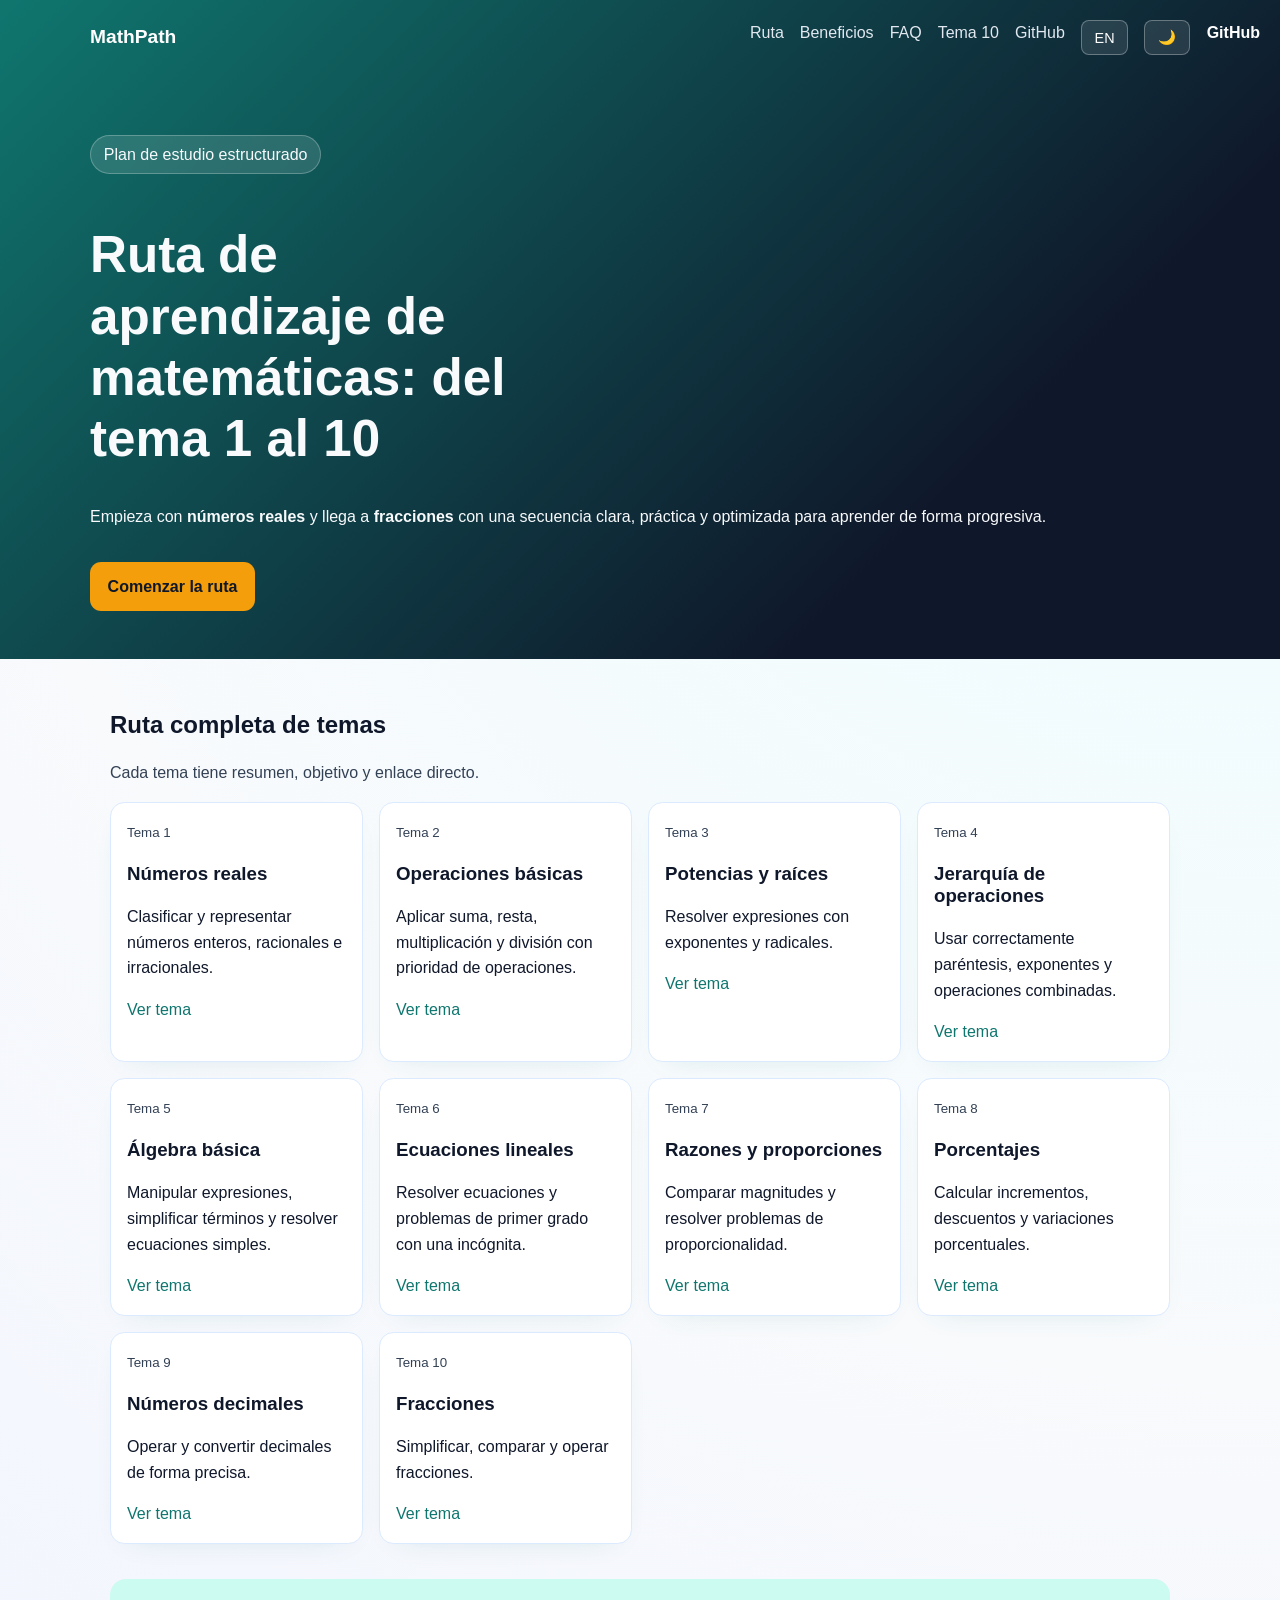
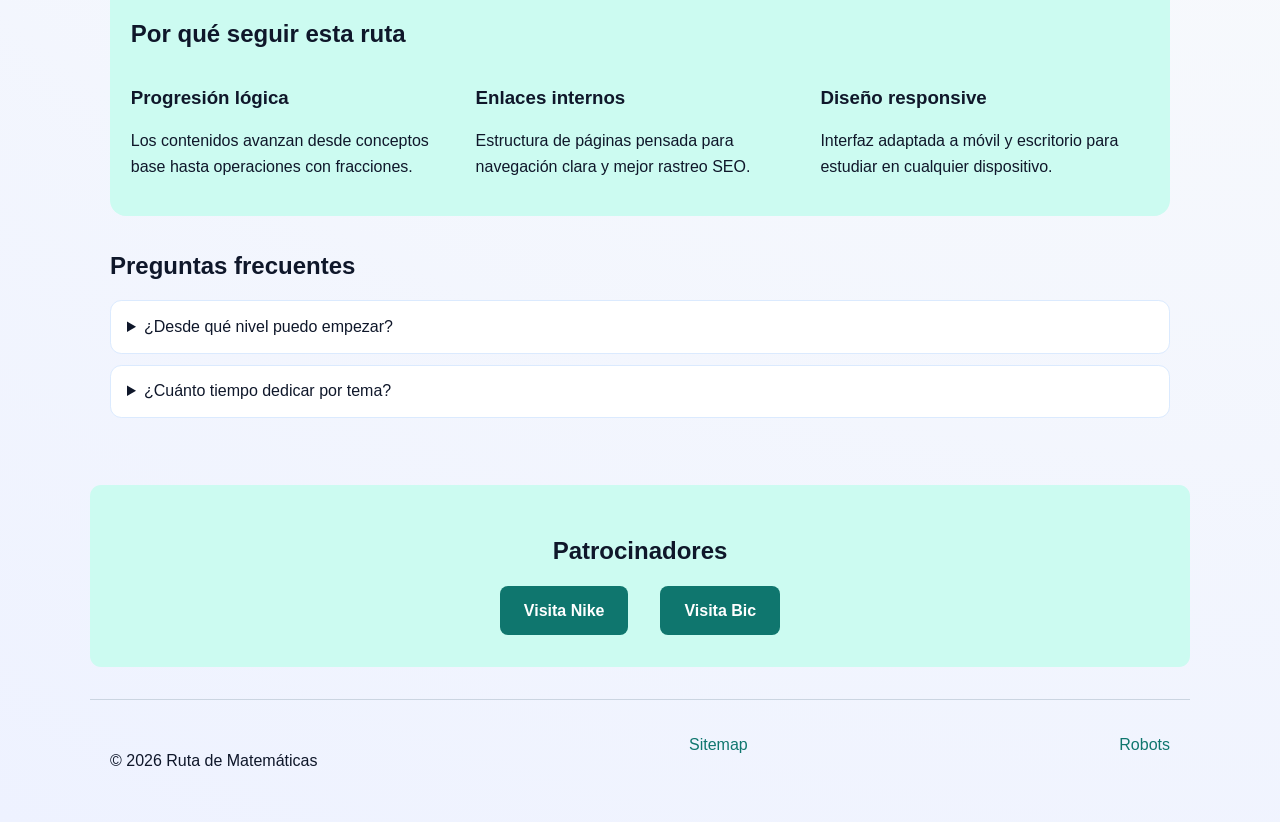
<file: index.html>
<!doctype html>
<html lang="es">
  <head>
    <meta charset="UTF-8" />
    <meta name="viewport" content="width=device-width, initial-scale=1.0" />
    <title>Ruta de Aprendizaje de Matemáticas | Tema 1 al 10</title>
    <meta
      name="description"
      content="Aprende matemáticas paso a paso con una ruta completa de 10 temas: números reales, operaciones, potencias, porcentajes y fracciones."
    />
    <link rel="canonical" href="https://tudominio.com/" />
    <meta name="robots" content="index, follow" />
    <meta property="og:title" content="Ruta de Aprendizaje de Matemáticas" />
    <meta
      property="og:description"
      content="Ruta visual de 10 temas para aprender matemáticas de forma progresiva."
    />
    <meta property="og:type" content="website" />
    <meta property="og:url" content="https://tudominio.com/" />
    <meta
      property="og:image"
      content="https://tudominio.com/preview-matematicas.jpg"
    />
    <meta name="twitter:card" content="summary_large_image" />
    <meta name="theme-color" content="#0f766e" />
    <link rel="stylesheet" href="styles.css" />
    <script type="application/ld+json">
      {
        "@context": "https://schema.org",
        "@type": "Course",
        "name": "Ruta de Aprendizaje de Matemáticas",
        "description": "Curso introductorio de 10 temas para dominar bases matemáticas.",
        "provider": {
          "@type": "Organization",
          "name": "Academia Matemática"
        },
        "hasCourseInstance": {
          "@type": "CourseInstance",
          "courseMode": "online",
          "inLanguage": "es"
        }
      }
    </script>
  </head>
  <body>
    <header class="hero" id="inicio">
      <nav class="top-nav" aria-label="Navegación principal">
        <a href="index.html" class="logo">MathPath</a>
        <div class="nav-links">
          <a href="#ruta" data-es="Ruta" data-en="Path">Ruta</a>
          <a href="#beneficios" data-es="Beneficios" data-en="Benefits"
            >Beneficios</a
          >
          <a href="#faq" data-es="FAQ" data-en="FAQ">FAQ</a>
          <a
            href="temas/tema-10-fracciones.html"
            data-es="Tema 10"
            data-en="Topic 10"
            >Tema 10</a
          >
          <a
            href="https://github.com/Allue-b"
            target="_blank"
            rel="noopener noreferrer"
            data-es="GitHub"
            data-en="GitHub"
            >GitHub</a
          >
          <button id="lang-toggle" class="toggle-btn" data-es="EN" data-en="ES">
            EN
          </button>
          <button id="dark-toggle" class="toggle-btn">🌙</button>
        </div>
      </nav>
      <a
        href="https://github.com/Allue-b"
        target="_blank"
        rel="noopener noreferrer"
        class="github-link"
        >GitHub</a
      >
      <div class="hero-content">
        <p
          class="badge"
          data-es="Plan de estudio estructurado"
          data-en="Structured Study Plan"
        >
          Plan de estudio estructurado
        </p>
        <h1
          data-es="Ruta de aprendizaje de matemáticas: del tema 1 al 10"
          data-en="Mathematics Learning Path: From Topic 1 to 10"
        >
          Ruta de aprendizaje de matemáticas: del tema 1 al 10
        </h1>
        <p
          data-es="Empieza con <strong>números reales</strong> y llega a <strong>fracciones</strong> con una secuencia clara, práctica y optimizada para aprender de forma progresiva."
          data-en="Start with <strong>real numbers</strong> and reach <strong>fractions</strong> with a clear, practical sequence optimized for progressive learning."
        >
          Empieza con <strong>números reales</strong> y llega a
          <strong>fracciones</strong>
          con una secuencia clara, práctica y optimizada para aprender de forma
          progresiva.
        </p>
        <a
          href="#ruta"
          class="cta"
          data-es="Comenzar la ruta"
          data-en="Start the Path"
          >Comenzar la ruta</a
        >
      </div>
    </header>

    <main>
      <section id="ruta" class="section">
        <h2 data-es="Ruta completa de temas" data-en="Complete Topic Path">
          Ruta completa de temas
        </h2>
        <p
          class="section-intro"
          data-es="Cada tema tiene resumen, objetivo y enlace directo."
          data-en="Each topic has a summary, objective, and direct link."
        >
          Cada tema tiene resumen, objetivo y enlace directo.
        </p>
        <div class="timeline" id="timeline"></div>
      </section>

      <section id="beneficios" class="section section-alt">
        <h2 data-es="Por qué seguir esta ruta" data-en="Why Follow This Path">
          Por qué seguir esta ruta
        </h2>
        <div class="grid-benefits">
          <article>
            <h3 data-es="Progresión lógica" data-en="Logical Progression">
              Progresión lógica
            </h3>
            <p
              data-es="Los contenidos avanzan desde conceptos base hasta operaciones con fracciones."
              data-en="Content progresses from basic concepts to fraction operations."
            >
              Los contenidos avanzan desde conceptos base hasta operaciones con
              fracciones.
            </p>
          </article>
          <article>
            <h3 data-es="Enlaces internos" data-en="Internal Links">
              Enlaces internos
            </h3>
            <p
              data-es="Estructura de páginas pensada para navegación clara y mejor rastreo SEO."
              data-en="Page structure designed for clear navigation and better SEO tracking."
            >
              Estructura de páginas pensada para navegación clara y mejor
              rastreo SEO.
            </p>
          </article>
          <article>
            <h3 data-es="Diseño responsive" data-en="Responsive Design">
              Diseño responsive
            </h3>
            <p
              data-es="Interfaz adaptada a móvil y escritorio para estudiar en cualquier dispositivo."
              data-en="Interface adapted for mobile and desktop to study on any device."
            >
              Interfaz adaptada a móvil y escritorio para estudiar en cualquier
              dispositivo.
            </p>
          </article>
        </div>
      </section>

      <section id="faq" class="section">
        <h2 data-es="Preguntas frecuentes" data-en="Frequently Asked Questions">
          Preguntas frecuentes
        </h2>
        <details>
          <summary
            data-es="¿Desde qué nivel puedo empezar?"
            data-en="From what level can I start?"
          >
            ¿Desde qué nivel puedo empezar?
          </summary>
          <p
            data-es="Desde nivel básico. La ruta está pensada para construir fundamentos paso a paso."
            data-en="From basic level. The path is designed to build foundations step by step."
          >
            Desde nivel básico. La ruta está pensada para construir fundamentos
            paso a paso.
          </p>
        </details>
        <details>
          <summary
            data-es="¿Cuánto tiempo dedicar por tema?"
            data-en="How much time to dedicate per topic?"
          >
            ¿Cuánto tiempo dedicar por tema?
          </summary>
          <p
            data-es="Entre 45 y 90 minutos por tema, con práctica adicional según dificultad."
            data-en="Between 45 and 90 minutes per topic, with additional practice depending on difficulty."
          >
            Entre 45 y 90 minutos por tema, con práctica adicional según
            dificultad.
          </p>
        </details>
      </section>
    </main>

    <section class="ads-section">
      <h2 data-es="Patrocinadores" data-en="Sponsors">Patrocinadores</h2>
      <div class="ads">
        <a
          href="https://www.nike.com"
          target="_blank"
          rel="noopener noreferrer"
          class="ad-link"
          data-es="Visita Nike"
          data-en="Visit Nike"
          >Visita Nike</a
        >
        <a
          href="https://www.bic.com"
          target="_blank"
          rel="noopener noreferrer"
          class="ad-link"
          data-es="Visita Bic"
          data-en="Visit Bic"
          >Visita Bic</a
        >
      </div>
    </section>

    <footer>
      <p data-es="© 2026 Ruta de Matemáticas" data-en="© 2026 Mathematics Path">
        © 2026 Ruta de Matemáticas
      </p>
      <a href="sitemap.xml" data-es="Sitemap" data-en="Sitemap">Sitemap</a>
      <a href="robots.txt" data-es="Robots" data-en="Robots">Robots</a>
    </footer>

    <script src="script.js" defer></script>
  </body>
</html>
</file>
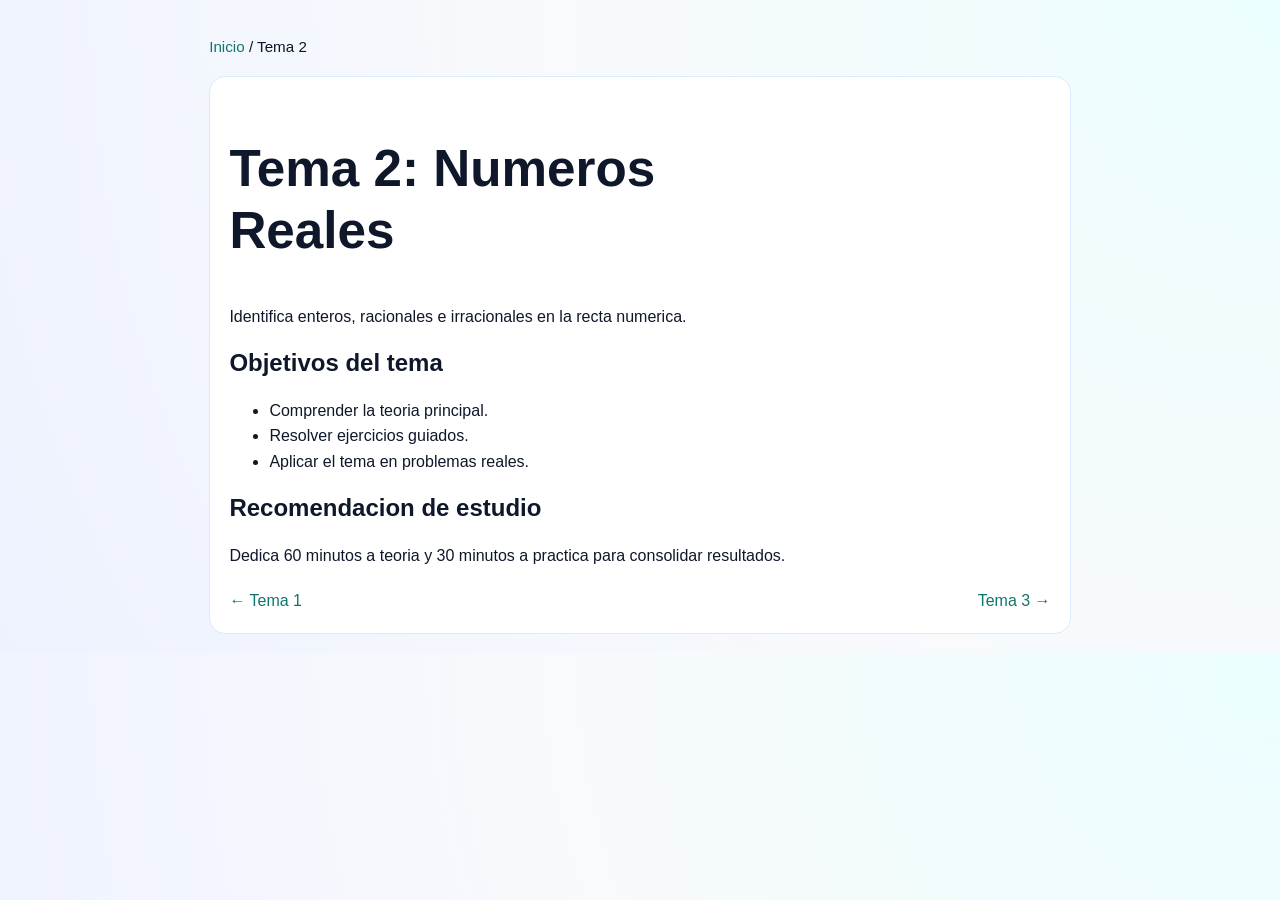
<file: temas/tema-1-numeros-reales.html>
<!doctype html>
<html lang="es">
  <head>
    <meta charset="UTF-8" />
    <meta name="viewport" content="width=device-width, initial-scale=1.0" />
    <title>Tema 2: Numeros Reales | Ruta de Matemáticas</title>
    <meta name="description" content="Tema 2 de la ruta de matemáticas: Identifica enteros, racionales e irracionales en la recta numerica." />
    <meta name="robots" content="index, follow" />
    <link rel="canonical" href="https://tudominio.com/temas/tema-1-numeros-reales.html" />
    <link rel="stylesheet" href="../styles.css" />
    <script type="application/ld+json">
      {
        "@context": "https://schema.org",
        "@type": "BreadcrumbList",
        "itemListElement": [
          {
            "@type": "ListItem",
            "position": 1,
            "name": "Inicio",
            "item": "https://tudominio.com/"
          },
          {
            "@type": "ListItem",
            "position": 2,
            "name": "Tema 2: Numeros Reales",
            "item": "https://tudominio.com/temas/tema-1-numeros-reales.html"
          }
        ]
      }
    </script>
  </head>
  <body>
    <main class="lesson-layout">
      <p class="breadcrumb">
        <a href="../index.html">Inicio</a> / <span>Tema 2</span>
      </p>
      <article class="lesson-box">
        <h1>Tema 2: Numeros Reales</h1>
        <p>Identifica enteros, racionales e irracionales en la recta numerica.</p>
        <h2>Objetivos del tema</h2>
        <ul>
          <li>Comprender la teoria principal.</li>
          <li>Resolver ejercicios guiados.</li>
          <li>Aplicar el tema en problemas reales.</li>
        </ul>
        <h2>Recomendacion de estudio</h2>
        <p>Dedica 60 minutos a teoria y 30 minutos a practica para consolidar resultados.</p>
        <div class="lesson-nav">
          <a href=".html">← Tema 1</a>
          <a href="tema-2-operaciones-basicas.html">Tema 3 →</a>
        </div>
      </article>
    </main>
  </body>
</html>
</file>
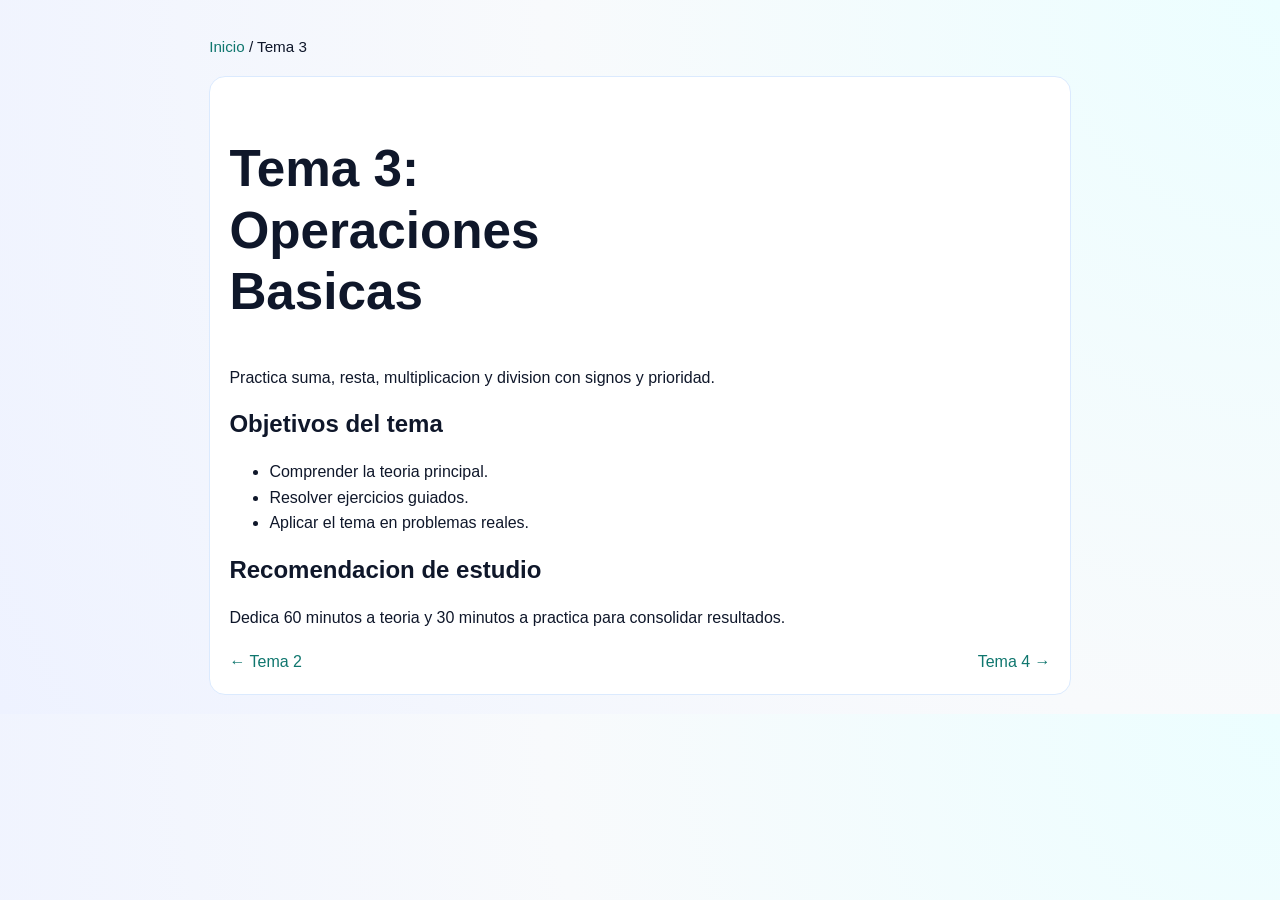
<file: temas/tema-2-operaciones-basicas.html>
<!doctype html>
<html lang="es">
  <head>
    <meta charset="UTF-8" />
    <meta name="viewport" content="width=device-width, initial-scale=1.0" />
    <title>Tema 3: Operaciones Basicas | Ruta de Matemáticas</title>
    <meta name="description" content="Tema 3 de la ruta de matemáticas: Practica suma, resta, multiplicacion y division con signos y prioridad." />
    <meta name="robots" content="index, follow" />
    <link rel="canonical" href="https://tudominio.com/temas/tema-2-operaciones-basicas.html" />
    <link rel="stylesheet" href="../styles.css" />
    <script type="application/ld+json">
      {
        "@context": "https://schema.org",
        "@type": "BreadcrumbList",
        "itemListElement": [
          {
            "@type": "ListItem",
            "position": 1,
            "name": "Inicio",
            "item": "https://tudominio.com/"
          },
          {
            "@type": "ListItem",
            "position": 2,
            "name": "Tema 3: Operaciones Basicas",
            "item": "https://tudominio.com/temas/tema-2-operaciones-basicas.html"
          }
        ]
      }
    </script>
  </head>
  <body>
    <main class="lesson-layout">
      <p class="breadcrumb">
        <a href="../index.html">Inicio</a> / <span>Tema 3</span>
      </p>
      <article class="lesson-box">
        <h1>Tema 3: Operaciones Basicas</h1>
        <p>Practica suma, resta, multiplicacion y division con signos y prioridad.</p>
        <h2>Objetivos del tema</h2>
        <ul>
          <li>Comprender la teoria principal.</li>
          <li>Resolver ejercicios guiados.</li>
          <li>Aplicar el tema en problemas reales.</li>
        </ul>
        <h2>Recomendacion de estudio</h2>
        <p>Dedica 60 minutos a teoria y 30 minutos a practica para consolidar resultados.</p>
        <div class="lesson-nav">
          <a href="tema-1-numeros-reales.html">← Tema 2</a>
          <a href="tema-3-potencias-y-raices.html">Tema 4 →</a>
        </div>
      </article>
    </main>
  </body>
</html>
</file>
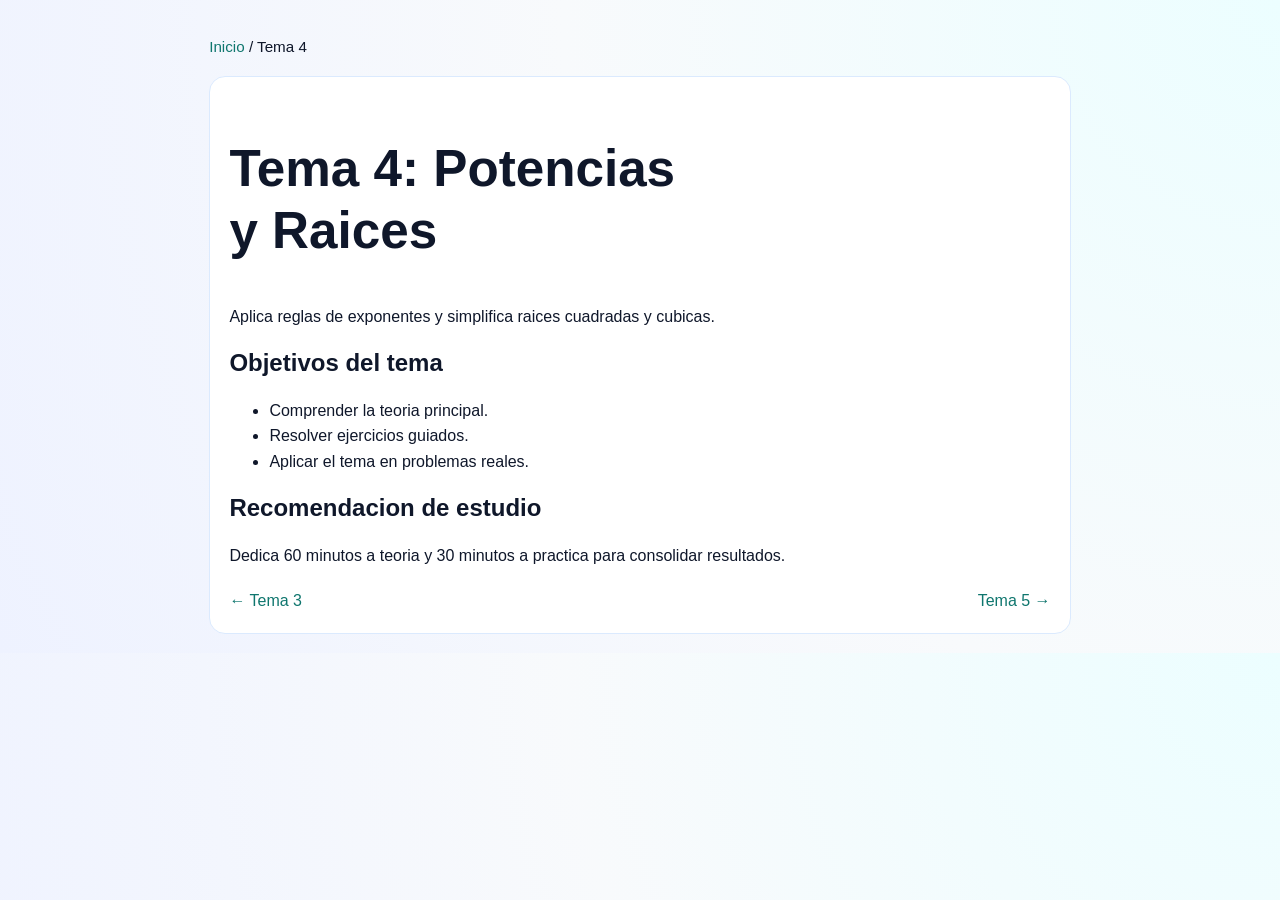
<file: temas/tema-3-potencias-y-raices.html>
<!doctype html>
<html lang="es">
  <head>
    <meta charset="UTF-8" />
    <meta name="viewport" content="width=device-width, initial-scale=1.0" />
    <title>Tema 4: Potencias y Raices | Ruta de Matemáticas</title>
    <meta name="description" content="Tema 4 de la ruta de matemáticas: Aplica reglas de exponentes y simplifica raices cuadradas y cubicas." />
    <meta name="robots" content="index, follow" />
    <link rel="canonical" href="https://tudominio.com/temas/tema-3-potencias-y-raices.html" />
    <link rel="stylesheet" href="../styles.css" />
    <script type="application/ld+json">
      {
        "@context": "https://schema.org",
        "@type": "BreadcrumbList",
        "itemListElement": [
          {
            "@type": "ListItem",
            "position": 1,
            "name": "Inicio",
            "item": "https://tudominio.com/"
          },
          {
            "@type": "ListItem",
            "position": 2,
            "name": "Tema 4: Potencias y Raices",
            "item": "https://tudominio.com/temas/tema-3-potencias-y-raices.html"
          }
        ]
      }
    </script>
  </head>
  <body>
    <main class="lesson-layout">
      <p class="breadcrumb">
        <a href="../index.html">Inicio</a> / <span>Tema 4</span>
      </p>
      <article class="lesson-box">
        <h1>Tema 4: Potencias y Raices</h1>
        <p>Aplica reglas de exponentes y simplifica raices cuadradas y cubicas.</p>
        <h2>Objetivos del tema</h2>
        <ul>
          <li>Comprender la teoria principal.</li>
          <li>Resolver ejercicios guiados.</li>
          <li>Aplicar el tema en problemas reales.</li>
        </ul>
        <h2>Recomendacion de estudio</h2>
        <p>Dedica 60 minutos a teoria y 30 minutos a practica para consolidar resultados.</p>
        <div class="lesson-nav">
          <a href="tema-2-operaciones-basicas.html">← Tema 3</a>
          <a href="tema-4-jerarquia-operaciones.html">Tema 5 →</a>
        </div>
      </article>
    </main>
  </body>
</html>
</file>
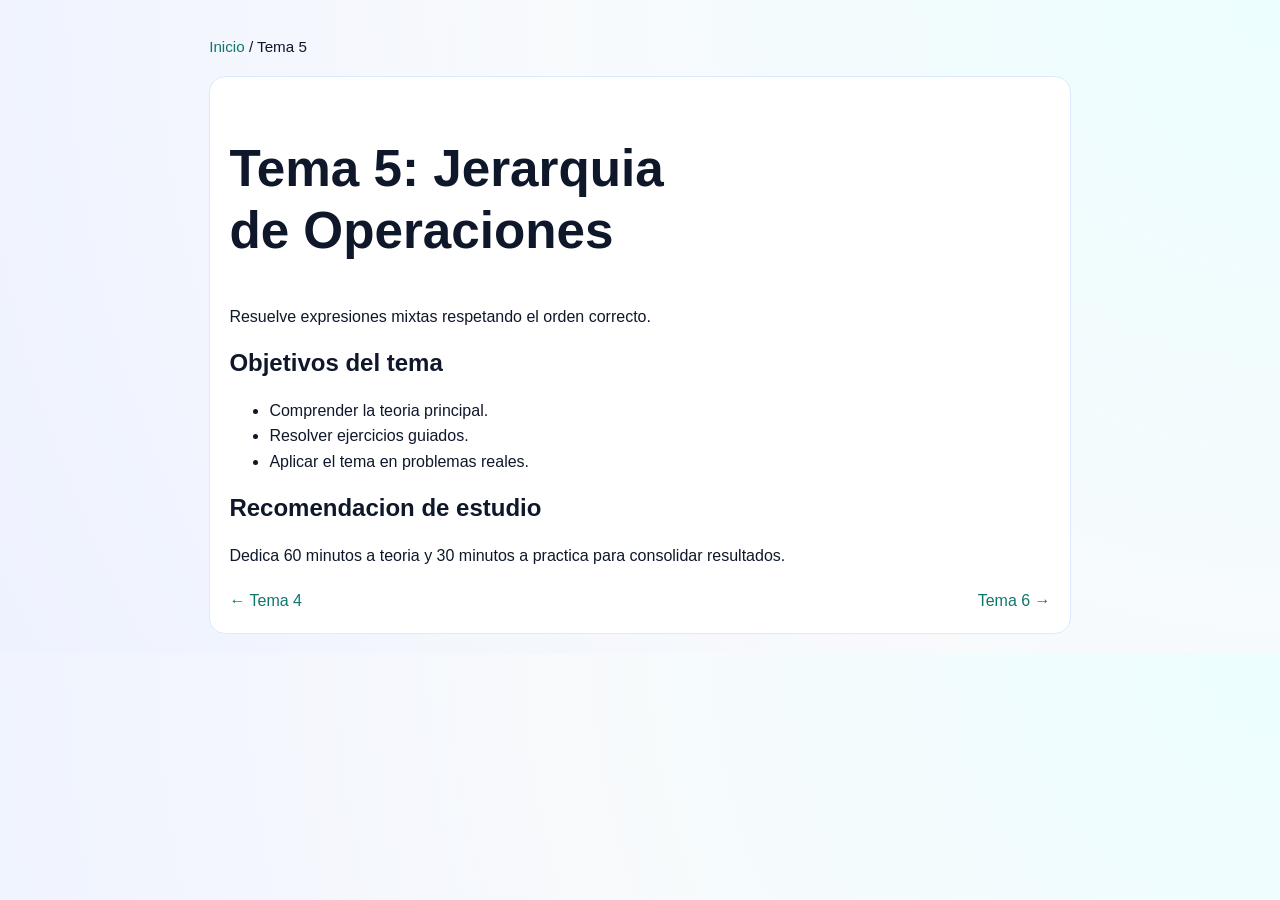
<file: temas/tema-4-jerarquia-operaciones.html>
<!doctype html>
<html lang="es">
  <head>
    <meta charset="UTF-8" />
    <meta name="viewport" content="width=device-width, initial-scale=1.0" />
    <title>Tema 5: Jerarquia de Operaciones | Ruta de Matemáticas</title>
    <meta name="description" content="Tema 5 de la ruta de matemáticas: Resuelve expresiones mixtas respetando el orden correcto." />
    <meta name="robots" content="index, follow" />
    <link rel="canonical" href="https://tudominio.com/temas/tema-4-jerarquia-operaciones.html" />
    <link rel="stylesheet" href="../styles.css" />
    <script type="application/ld+json">
      {
        "@context": "https://schema.org",
        "@type": "BreadcrumbList",
        "itemListElement": [
          {
            "@type": "ListItem",
            "position": 1,
            "name": "Inicio",
            "item": "https://tudominio.com/"
          },
          {
            "@type": "ListItem",
            "position": 2,
            "name": "Tema 5: Jerarquia de Operaciones",
            "item": "https://tudominio.com/temas/tema-4-jerarquia-operaciones.html"
          }
        ]
      }
    </script>
  </head>
  <body>
    <main class="lesson-layout">
      <p class="breadcrumb">
        <a href="../index.html">Inicio</a> / <span>Tema 5</span>
      </p>
      <article class="lesson-box">
        <h1>Tema 5: Jerarquia de Operaciones</h1>
        <p>Resuelve expresiones mixtas respetando el orden correcto.</p>
        <h2>Objetivos del tema</h2>
        <ul>
          <li>Comprender la teoria principal.</li>
          <li>Resolver ejercicios guiados.</li>
          <li>Aplicar el tema en problemas reales.</li>
        </ul>
        <h2>Recomendacion de estudio</h2>
        <p>Dedica 60 minutos a teoria y 30 minutos a practica para consolidar resultados.</p>
        <div class="lesson-nav">
          <a href="tema-3-potencias-y-raices.html">← Tema 4</a>
          <a href="tema-5-algebra-basica.html">Tema 6 →</a>
        </div>
      </article>
    </main>
  </body>
</html>
</file>
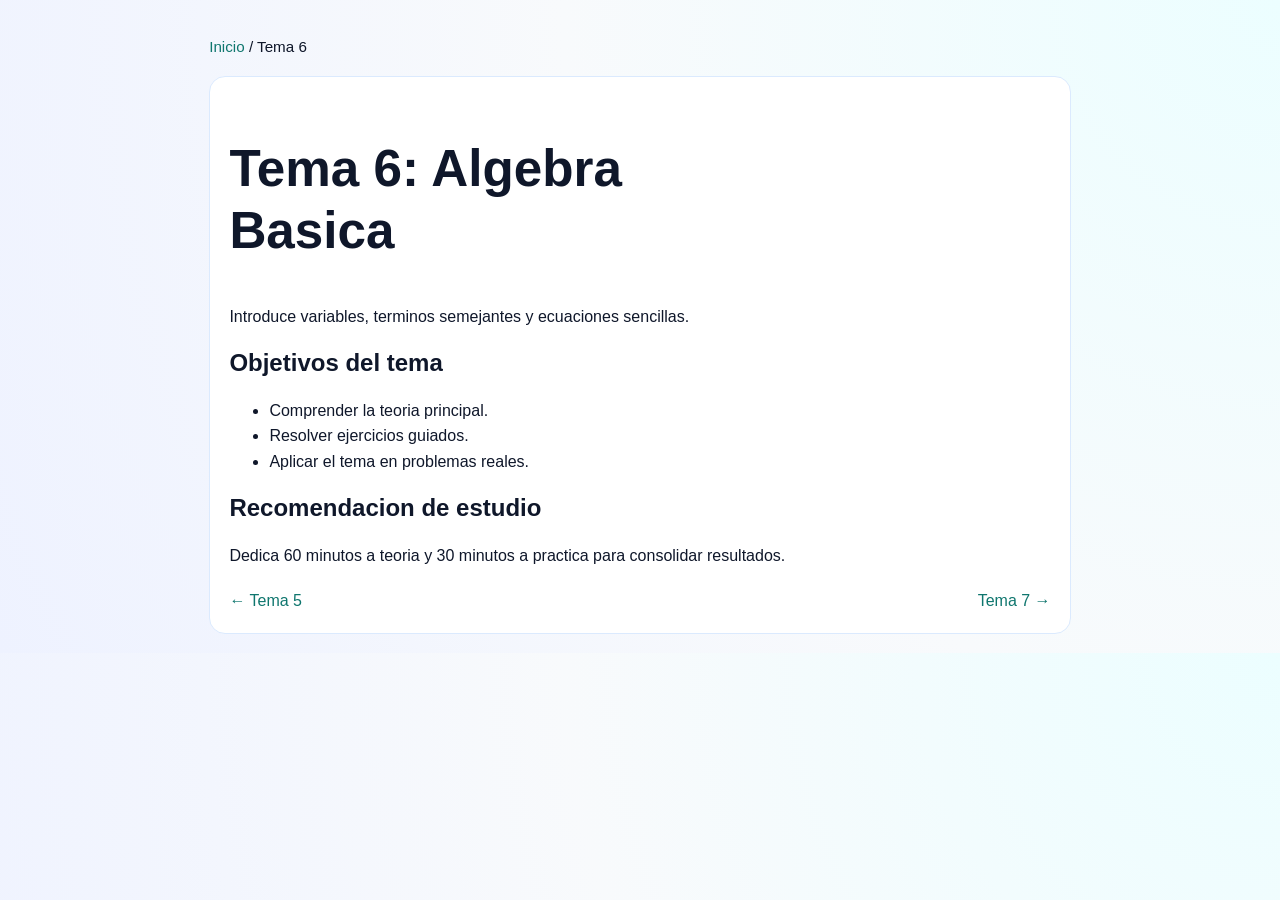
<file: temas/tema-5-algebra-basica.html>
<!doctype html>
<html lang="es">
  <head>
    <meta charset="UTF-8" />
    <meta name="viewport" content="width=device-width, initial-scale=1.0" />
    <title>Tema 6: Algebra Basica | Ruta de Matemáticas</title>
    <meta name="description" content="Tema 6 de la ruta de matemáticas: Introduce variables, terminos semejantes y ecuaciones sencillas." />
    <meta name="robots" content="index, follow" />
    <link rel="canonical" href="https://tudominio.com/temas/tema-5-algebra-basica.html" />
    <link rel="stylesheet" href="../styles.css" />
    <script type="application/ld+json">
      {
        "@context": "https://schema.org",
        "@type": "BreadcrumbList",
        "itemListElement": [
          {
            "@type": "ListItem",
            "position": 1,
            "name": "Inicio",
            "item": "https://tudominio.com/"
          },
          {
            "@type": "ListItem",
            "position": 2,
            "name": "Tema 6: Algebra Basica",
            "item": "https://tudominio.com/temas/tema-5-algebra-basica.html"
          }
        ]
      }
    </script>
  </head>
  <body>
    <main class="lesson-layout">
      <p class="breadcrumb">
        <a href="../index.html">Inicio</a> / <span>Tema 6</span>
      </p>
      <article class="lesson-box">
        <h1>Tema 6: Algebra Basica</h1>
        <p>Introduce variables, terminos semejantes y ecuaciones sencillas.</p>
        <h2>Objetivos del tema</h2>
        <ul>
          <li>Comprender la teoria principal.</li>
          <li>Resolver ejercicios guiados.</li>
          <li>Aplicar el tema en problemas reales.</li>
        </ul>
        <h2>Recomendacion de estudio</h2>
        <p>Dedica 60 minutos a teoria y 30 minutos a practica para consolidar resultados.</p>
        <div class="lesson-nav">
          <a href="tema-4-jerarquia-operaciones.html">← Tema 5</a>
          <a href="tema-6-ecuaciones-lineales.html">Tema 7 →</a>
        </div>
      </article>
    </main>
  </body>
</html>
</file>
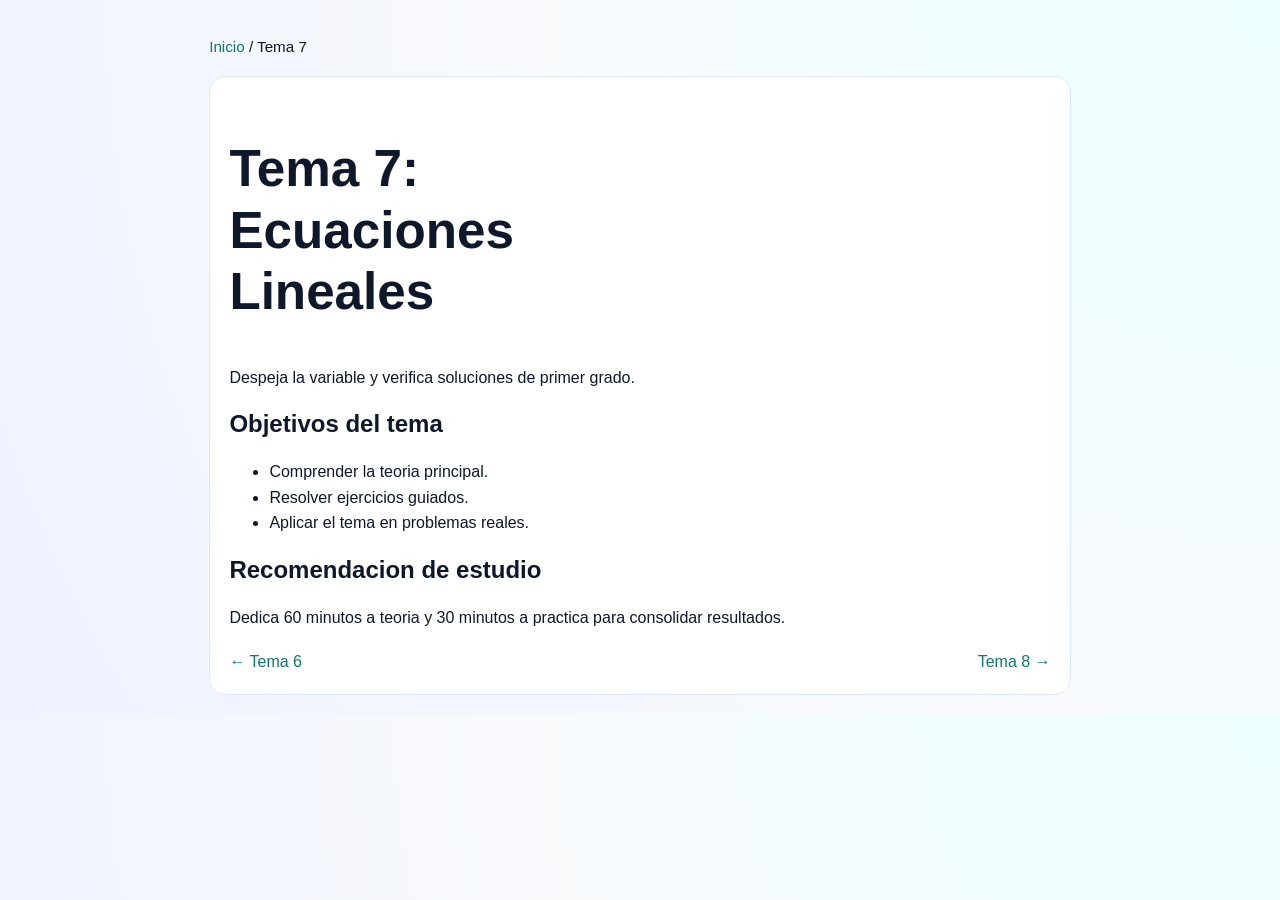
<file: temas/tema-6-ecuaciones-lineales.html>
<!doctype html>
<html lang="es">
  <head>
    <meta charset="UTF-8" />
    <meta name="viewport" content="width=device-width, initial-scale=1.0" />
    <title>Tema 7: Ecuaciones Lineales | Ruta de Matemáticas</title>
    <meta name="description" content="Tema 7 de la ruta de matemáticas: Despeja la variable y verifica soluciones de primer grado." />
    <meta name="robots" content="index, follow" />
    <link rel="canonical" href="https://tudominio.com/temas/tema-6-ecuaciones-lineales.html" />
    <link rel="stylesheet" href="../styles.css" />
    <script type="application/ld+json">
      {
        "@context": "https://schema.org",
        "@type": "BreadcrumbList",
        "itemListElement": [
          {
            "@type": "ListItem",
            "position": 1,
            "name": "Inicio",
            "item": "https://tudominio.com/"
          },
          {
            "@type": "ListItem",
            "position": 2,
            "name": "Tema 7: Ecuaciones Lineales",
            "item": "https://tudominio.com/temas/tema-6-ecuaciones-lineales.html"
          }
        ]
      }
    </script>
  </head>
  <body>
    <main class="lesson-layout">
      <p class="breadcrumb">
        <a href="../index.html">Inicio</a> / <span>Tema 7</span>
      </p>
      <article class="lesson-box">
        <h1>Tema 7: Ecuaciones Lineales</h1>
        <p>Despeja la variable y verifica soluciones de primer grado.</p>
        <h2>Objetivos del tema</h2>
        <ul>
          <li>Comprender la teoria principal.</li>
          <li>Resolver ejercicios guiados.</li>
          <li>Aplicar el tema en problemas reales.</li>
        </ul>
        <h2>Recomendacion de estudio</h2>
        <p>Dedica 60 minutos a teoria y 30 minutos a practica para consolidar resultados.</p>
        <div class="lesson-nav">
          <a href="tema-5-algebra-basica.html">← Tema 6</a>
          <a href="tema-7-proporciones.html">Tema 8 →</a>
        </div>
      </article>
    </main>
  </body>
</html>
</file>
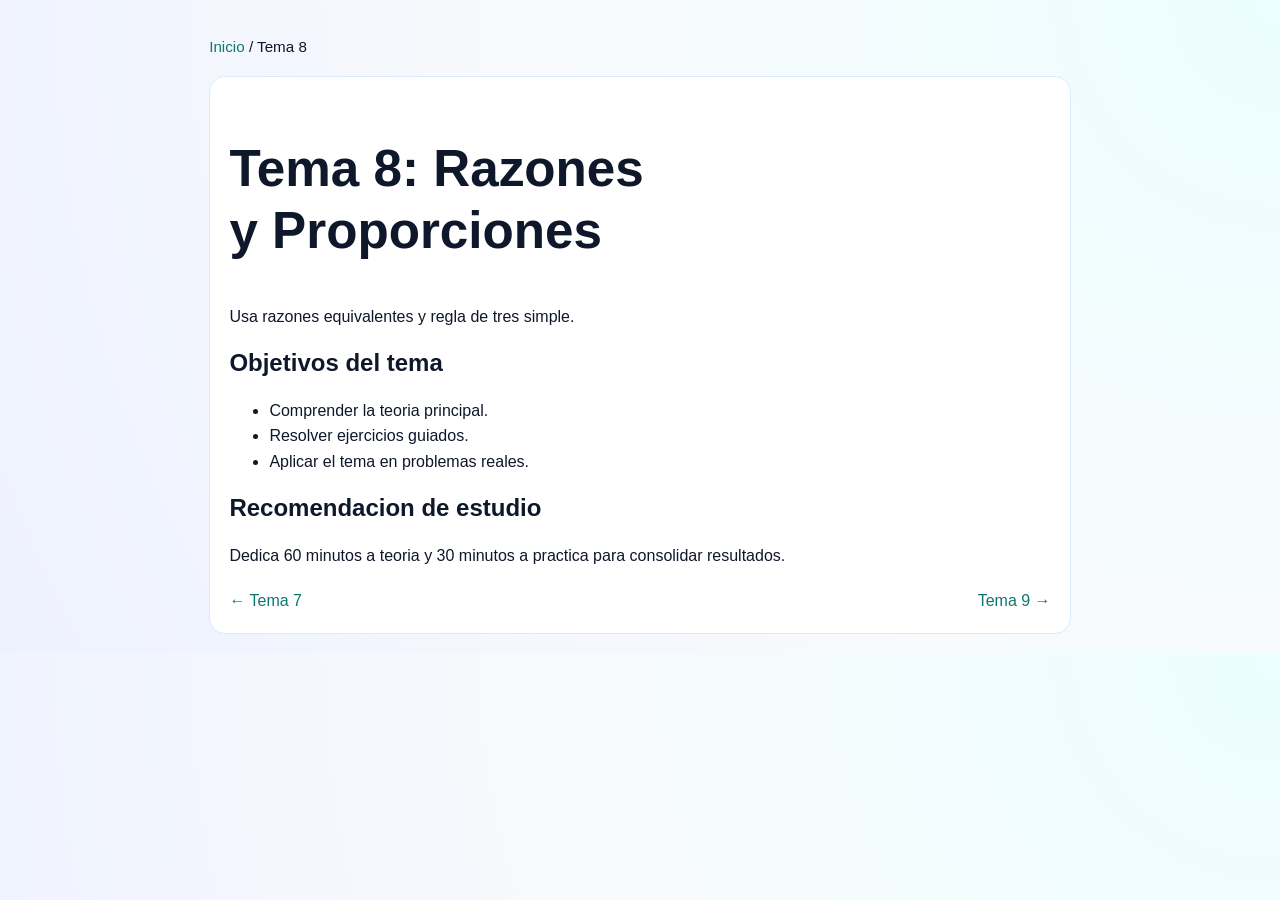
<file: temas/tema-7-proporciones.html>
<!doctype html>
<html lang="es">
  <head>
    <meta charset="UTF-8" />
    <meta name="viewport" content="width=device-width, initial-scale=1.0" />
    <title>Tema 8: Razones y Proporciones | Ruta de Matemáticas</title>
    <meta name="description" content="Tema 8 de la ruta de matemáticas: Usa razones equivalentes y regla de tres simple." />
    <meta name="robots" content="index, follow" />
    <link rel="canonical" href="https://tudominio.com/temas/tema-7-proporciones.html" />
    <link rel="stylesheet" href="../styles.css" />
    <script type="application/ld+json">
      {
        "@context": "https://schema.org",
        "@type": "BreadcrumbList",
        "itemListElement": [
          {
            "@type": "ListItem",
            "position": 1,
            "name": "Inicio",
            "item": "https://tudominio.com/"
          },
          {
            "@type": "ListItem",
            "position": 2,
            "name": "Tema 8: Razones y Proporciones",
            "item": "https://tudominio.com/temas/tema-7-proporciones.html"
          }
        ]
      }
    </script>
  </head>
  <body>
    <main class="lesson-layout">
      <p class="breadcrumb">
        <a href="../index.html">Inicio</a> / <span>Tema 8</span>
      </p>
      <article class="lesson-box">
        <h1>Tema 8: Razones y Proporciones</h1>
        <p>Usa razones equivalentes y regla de tres simple.</p>
        <h2>Objetivos del tema</h2>
        <ul>
          <li>Comprender la teoria principal.</li>
          <li>Resolver ejercicios guiados.</li>
          <li>Aplicar el tema en problemas reales.</li>
        </ul>
        <h2>Recomendacion de estudio</h2>
        <p>Dedica 60 minutos a teoria y 30 minutos a practica para consolidar resultados.</p>
        <div class="lesson-nav">
          <a href="tema-6-ecuaciones-lineales.html">← Tema 7</a>
          <a href="tema-8-porcentajes.html">Tema 9 →</a>
        </div>
      </article>
    </main>
  </body>
</html>
</file>
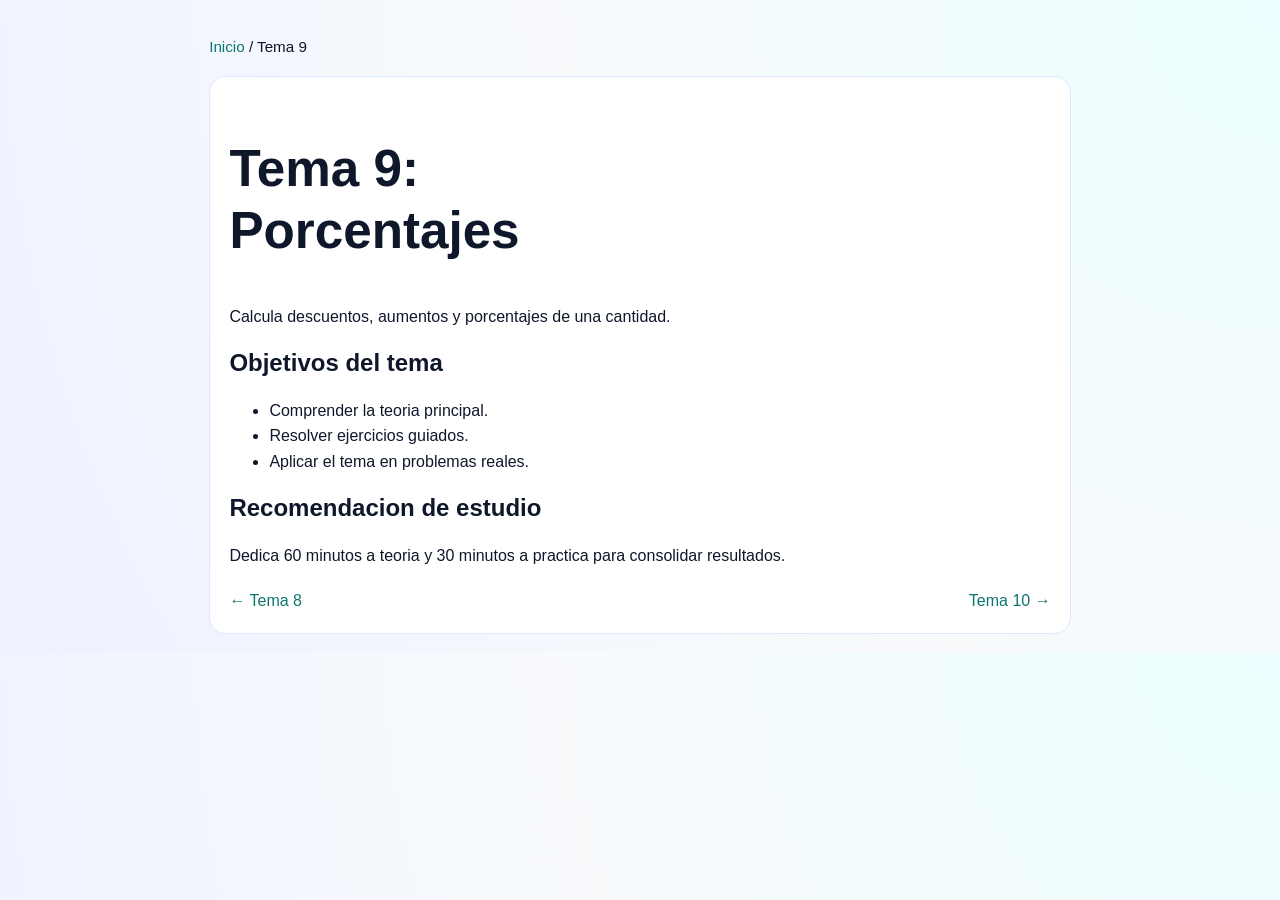
<file: temas/tema-8-porcentajes.html>
<!doctype html>
<html lang="es">
  <head>
    <meta charset="UTF-8" />
    <meta name="viewport" content="width=device-width, initial-scale=1.0" />
    <title>Tema 9: Porcentajes | Ruta de Matemáticas</title>
    <meta name="description" content="Tema 9 de la ruta de matemáticas: Calcula descuentos, aumentos y porcentajes de una cantidad." />
    <meta name="robots" content="index, follow" />
    <link rel="canonical" href="https://tudominio.com/temas/tema-8-porcentajes.html" />
    <link rel="stylesheet" href="../styles.css" />
    <script type="application/ld+json">
      {
        "@context": "https://schema.org",
        "@type": "BreadcrumbList",
        "itemListElement": [
          {
            "@type": "ListItem",
            "position": 1,
            "name": "Inicio",
            "item": "https://tudominio.com/"
          },
          {
            "@type": "ListItem",
            "position": 2,
            "name": "Tema 9: Porcentajes",
            "item": "https://tudominio.com/temas/tema-8-porcentajes.html"
          }
        ]
      }
    </script>
  </head>
  <body>
    <main class="lesson-layout">
      <p class="breadcrumb">
        <a href="../index.html">Inicio</a> / <span>Tema 9</span>
      </p>
      <article class="lesson-box">
        <h1>Tema 9: Porcentajes</h1>
        <p>Calcula descuentos, aumentos y porcentajes de una cantidad.</p>
        <h2>Objetivos del tema</h2>
        <ul>
          <li>Comprender la teoria principal.</li>
          <li>Resolver ejercicios guiados.</li>
          <li>Aplicar el tema en problemas reales.</li>
        </ul>
        <h2>Recomendacion de estudio</h2>
        <p>Dedica 60 minutos a teoria y 30 minutos a practica para consolidar resultados.</p>
        <div class="lesson-nav">
          <a href="tema-7-proporciones.html">← Tema 8</a>
          <a href="tema-9-decimales.html">Tema 10 →</a>
        </div>
      </article>
    </main>
  </body>
</html>
</file>
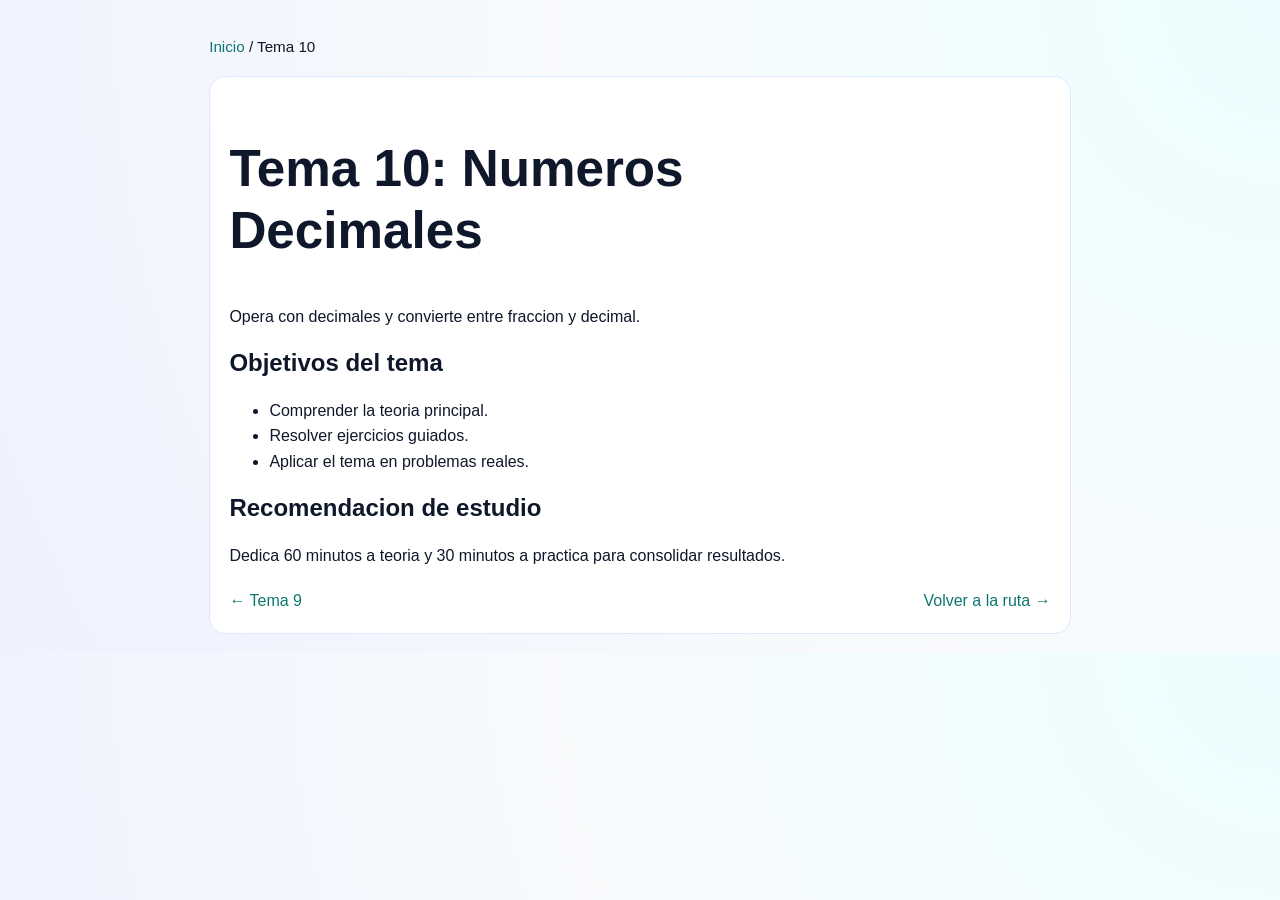
<file: temas/tema-9-decimales.html>
<!doctype html>
<html lang="es">
  <head>
    <meta charset="UTF-8" />
    <meta name="viewport" content="width=device-width, initial-scale=1.0" />
    <title>Tema 10: Numeros Decimales | Ruta de Matemáticas</title>
    <meta name="description" content="Tema 10 de la ruta de matemáticas: Opera con decimales y convierte entre fraccion y decimal." />
    <meta name="robots" content="index, follow" />
    <link rel="canonical" href="https://tudominio.com/temas/tema-9-decimales.html" />
    <link rel="stylesheet" href="../styles.css" />
    <script type="application/ld+json">
      {
        "@context": "https://schema.org",
        "@type": "BreadcrumbList",
        "itemListElement": [
          {
            "@type": "ListItem",
            "position": 1,
            "name": "Inicio",
            "item": "https://tudominio.com/"
          },
          {
            "@type": "ListItem",
            "position": 2,
            "name": "Tema 10: Numeros Decimales",
            "item": "https://tudominio.com/temas/tema-9-decimales.html"
          }
        ]
      }
    </script>
  </head>
  <body>
    <main class="lesson-layout">
      <p class="breadcrumb">
        <a href="../index.html">Inicio</a> / <span>Tema 10</span>
      </p>
      <article class="lesson-box">
        <h1>Tema 10: Numeros Decimales</h1>
        <p>Opera con decimales y convierte entre fraccion y decimal.</p>
        <h2>Objetivos del tema</h2>
        <ul>
          <li>Comprender la teoria principal.</li>
          <li>Resolver ejercicios guiados.</li>
          <li>Aplicar el tema en problemas reales.</li>
        </ul>
        <h2>Recomendacion de estudio</h2>
        <p>Dedica 60 minutos a teoria y 30 minutos a practica para consolidar resultados.</p>
        <div class="lesson-nav">
          <a href="tema-8-porcentajes.html">← Tema 9</a>
          <a href="../index.html#ruta">Volver a la ruta →</a>
        </div>
      </article>
    </main>
  </body>
</html>
</file>
<file: styles.css>
:root {
  --bg: #f8fafc;
  --ink: #0f172a;
  --muted: #334155;
  --brand: #0f766e;
  --brand-soft: #ccfbf1;
  --accent: #f59e0b;
  --card: #ffffff;
  --ring: rgba(15, 118, 110, 0.2);
}

body.dark {
  --bg: #0f172a;
  --ink: #f8fafc;
  --muted: #cbd5e1;
  --brand: #14b8a6;
  --brand-soft: #0f766e;
  --accent: #fbbf24;
  --card: #1e293b;
  --ring: rgba(20, 184, 166, 0.2);
  background: radial-gradient(
    circle at top right,
    #0f172a 0,
    #1e293b 50%,
    #334155 100%
  );
}

* {
  box-sizing: border-box;
}

body {
  margin: 0;
  font-family: "Space Grotesk", "Segoe UI", sans-serif;
  color: var(--ink);
  background: radial-gradient(
    circle at top right,
    #ecfeff 0,
    #f8fafc 50%,
    #eef2ff 100%
  );
  line-height: 1.6;
}

a {
  color: var(--brand);
  text-decoration: none;
}

.hero {
  min-height: 70vh;
  padding: 1.25rem 1.25rem 3rem;
  background: linear-gradient(135deg, #0f766e 0%, #0f172a 75%);
  color: #f8fafc;
}

.top-nav {
  max-width: 1100px;
  margin: 0 auto;
  display: flex;
  justify-content: space-between;
  gap: 1rem;
  align-items: center;
}

.logo {
  color: #ffffff;
  font-weight: 700;
  font-size: 1.2rem;
}

.github-link {
  position: absolute;
  top: 1.25rem;
  right: 1.25rem;
  color: #ffffff;
  font-weight: 700;
  font-size: 1rem;
}

.nav-links {
  display: flex;
  gap: 1rem;
  flex-wrap: wrap;
}

.nav-links a {
  color: #e2e8f0;
}

.toggle-btn {
  background: rgba(255, 255, 255, 0.1);
  border: 1px solid rgba(255, 255, 255, 0.3);
  color: #ffffff;
  padding: 0.5rem 0.8rem;
  border-radius: 0.5rem;
  cursor: pointer;
  font-size: 0.9rem;
  transition: background 0.3s;
}

.toggle-btn:hover {
  background: rgba(255, 255, 255, 0.2);
}

.hero-content {
  max-width: 1100px;
  margin: 4rem auto 0;
}

.badge {
  display: inline-block;
  background: rgba(255, 255, 255, 0.12);
  border: 1px solid rgba(255, 255, 255, 0.25);
  padding: 0.35rem 0.8rem;
  border-radius: 999px;
}

h1,
h2,
h3 {
  line-height: 1.2;
}

h1 {
  font-size: clamp(2rem, 4vw, 3.4rem);
  max-width: 16ch;
}

.cta {
  display: inline-block;
  margin-top: 1rem;
  background: var(--accent);
  color: #0f172a;
  font-weight: 700;
  padding: 0.75rem 1.1rem;
  border-radius: 0.7rem;
}

main,
footer {
  max-width: 1100px;
  margin: 0 auto;
  padding: 2rem 1.25rem;
}

.section {
  margin-bottom: 2.2rem;
}

.section-alt {
  background: var(--brand-soft);
  border-radius: 1rem;
  padding: 1.3rem;
}

.section-intro {
  color: var(--muted);
}

.timeline {
  display: grid;
  grid-template-columns: repeat(auto-fit, minmax(240px, 1fr));
  gap: 1rem;
}

.card {
  background: var(--card);
  border: 1px solid #dbeafe;
  border-radius: 0.9rem;
  padding: 1rem;
  box-shadow: 0 10px 30px -20px var(--ring);
  transition:
    transform 0.25s ease,
    box-shadow 0.25s ease;
}

.card:hover {
  transform: translateY(-3px);
  box-shadow: 0 18px 30px -20px rgba(2, 132, 199, 0.35);
}

.card small {
  color: var(--muted);
}

.grid-benefits {
  display: grid;
  grid-template-columns: repeat(auto-fit, minmax(200px, 1fr));
  gap: 1rem;
}

details {
  background: #ffffff;
  border: 1px solid #dbeafe;
  border-radius: 0.7rem;
  padding: 0.8rem 1rem;
  margin-bottom: 0.7rem;
}

.ads-section {
  max-width: 1100px;
  margin: 0 auto;
  padding: 2rem 1.25rem;
  text-align: center;
  background: var(--brand-soft);
  border-radius: 0.7rem;
  margin-bottom: 2rem;
}

.ads {
  display: flex;
  justify-content: center;
  gap: 2rem;
  flex-wrap: wrap;
}

.ad-link {
  background: var(--brand);
  color: #ffffff;
  padding: 0.75rem 1.5rem;
  border-radius: 0.5rem;
  font-weight: 600;
  transition: background 0.3s;
}

.ad-link:hover {
  background: var(--ink);
}

footer {
  border-top: 1px solid #cbd5e1;
  display: flex;
  justify-content: space-between;
  flex-wrap: wrap;
  gap: 0.8rem;
}

.lesson-layout {
  max-width: 900px;
  margin: 0 auto;
  padding: 1.2rem;
}

.lesson-box {
  background: #ffffff;
  border: 1px solid #dbeafe;
  border-radius: 1rem;
  padding: 1.2rem;
}

.breadcrumb {
  font-size: 0.95rem;
  margin: 1rem 0;
}

.lesson-nav {
  display: flex;
  justify-content: space-between;
  gap: 1rem;
  margin-top: 1.2rem;
}

@media (max-width: 640px) {
  .hero {
    min-height: auto;
    padding-bottom: 2rem;
  }

  .lesson-nav {
    flex-direction: column;
  }
}
</file>
